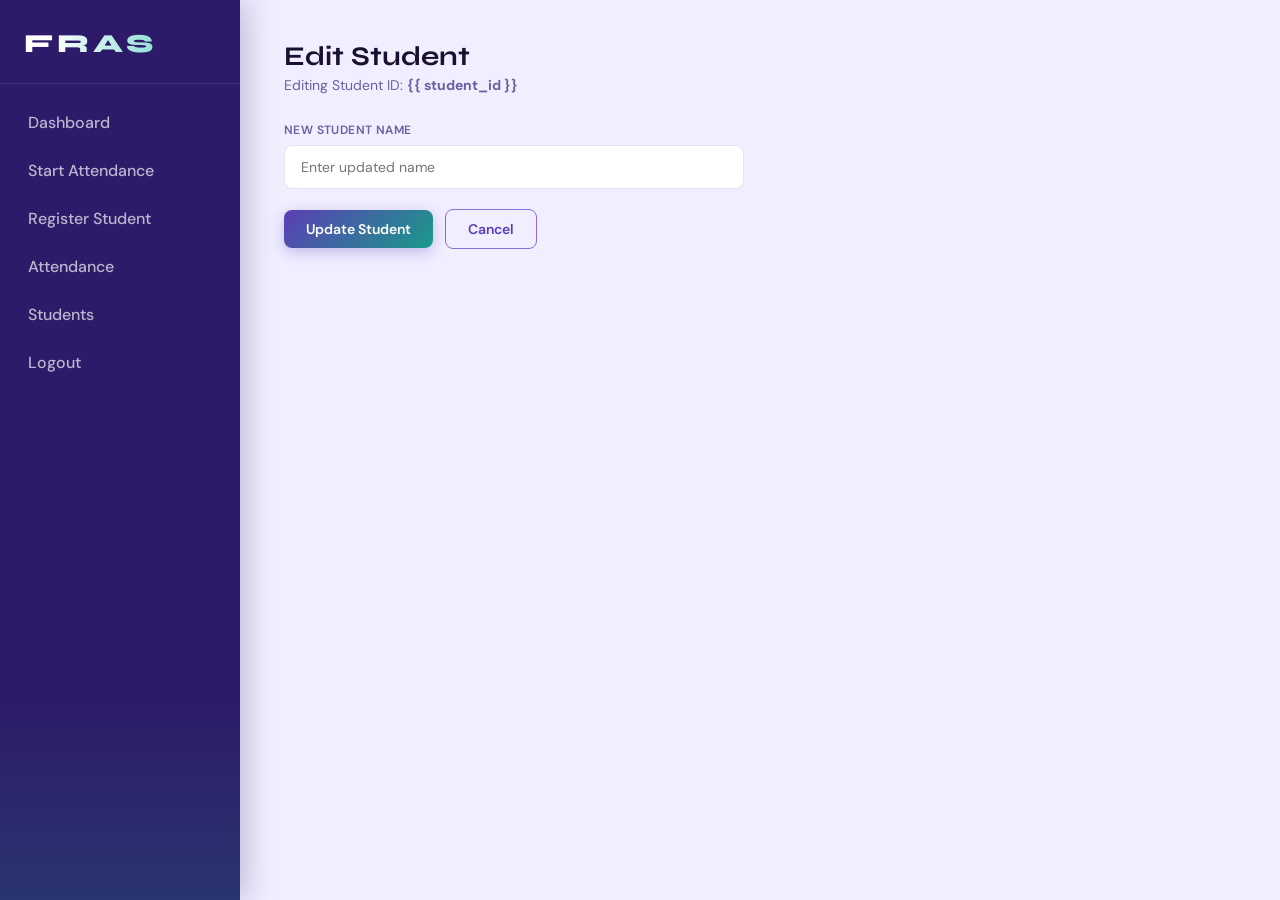
<file: Templates/edit_student.html>
<!DOCTYPE html>
<html lang="en">
<head>
  <meta charset="UTF-8">
  <meta name="viewport" content="width=device-width, initial-scale=1.0">
  <title>FRAS — Edit Student</title>
  <link rel="stylesheet" href="/static/style.css">
</head>
<body>

<div class="shell">

  <div class="sidebar">
    <div class="logo">FRAS</div>
    <ul>
      <li><a href="/">Dashboard</a></li>
      <li><a href="/recognition">Start Attendance</a></li>
      <li><a href="/register">Register Student</a></li>
      <li><a href="/attendance">Attendance</a></li>
      <li><a href="/students">Students</a></li>
      <li><a href="/logout">Logout</a></li>
    </ul>
  </div>

  <div class="main">

    <h2>Edit Student</h2>
    <p class="page-sub">Editing Student ID: <strong>{{ student_id }}</strong></p>

    <form method="POST">

      <div class="form-group">
        <label class="form-label">New Student Name</label>
        <input class="form-input" type="text" name="name" placeholder="Enter updated name" required>
      </div>

      <div style="display:flex; gap:12px; align-items:center;">
        <button type="submit" class="btn-primary">Update Student</button>
        <a href="/students" class="btn btn-outline">Cancel</a>
      </div>

    </form>

  </div>

</div>

</body>
</html>
</file>
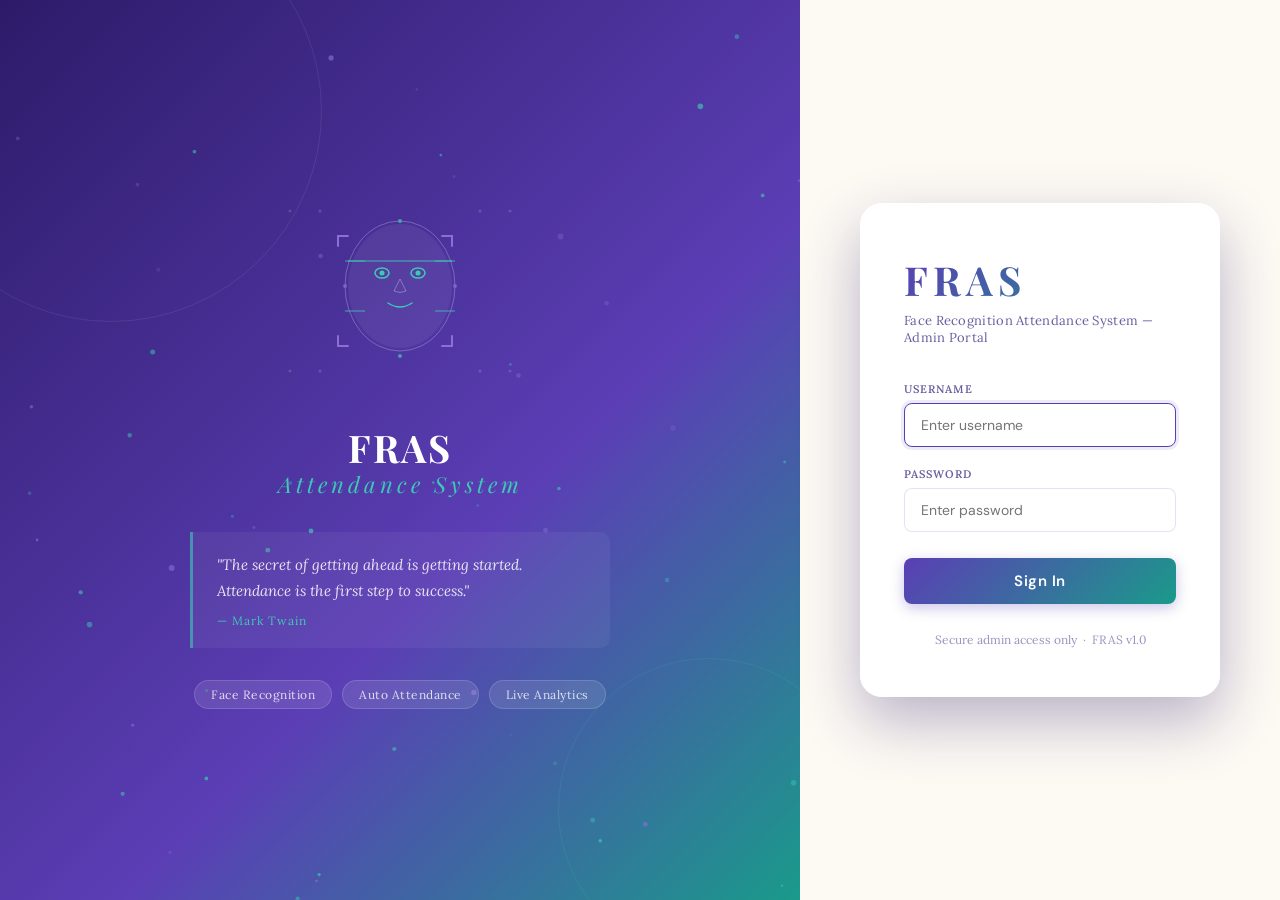
<file: Templates/login.html>
<!DOCTYPE html>
<html lang="en">
<head>
  <meta charset="UTF-8">
  <meta name="viewport" content="width=device-width, initial-scale=1.0">
  <title>FRAS — Admin Login</title>
  <link rel="stylesheet" href="/static/style.css">
  <style>
    @import url('https://fonts.googleapis.com/css2?family=Playfair+Display:ital,wght@0,700;1,600&family=Lora:wght@400;500;600&display=swap');

    * { margin: 0; padding: 0; box-sizing: border-box; }

    body {
      font-family: 'Lora', serif;
      min-height: 100vh;
      display: flex;
      background: #0f0a1e;
    }

    /* ── Left panel ── */
    .left-panel {
      flex: 1;
      position: relative;
      background: linear-gradient(135deg, #2D1B69 0%, #5B3EB5 60%, #1A9A8A 100%);
      display: flex;
      flex-direction: column;
      align-items: center;
      justify-content: center;
      padding: 60px 50px;
      overflow: hidden;
    }

    /* Particle canvas */
    #particle-canvas {
      position: absolute;
      top: 0; left: 0;
      width: 100%; height: 100%;
      pointer-events: none;
    }

    /* Decorative circles */
    .left-panel::before {
      content: '';
      position: absolute;
      width: 420px; height: 420px;
      border-radius: 50%;
      border: 1px solid rgba(255,255,255,0.08);
      top: -100px; left: -100px;
    }
    .left-panel::after {
      content: '';
      position: absolute;
      width: 300px; height: 300px;
      border-radius: 50%;
      border: 1px solid rgba(62,201,182,0.15);
      bottom: -60px; right: -60px;
    }

    .left-content {
      position: relative;
      z-index: 2;
      text-align: center;
      max-width: 420px;
    }

    /* SVG illustration */
    .illustration {
      width: 260px;
      height: 200px;
      margin: 0 auto 36px;
    }

    .left-title {
      font-family: 'Playfair Display', serif;
      font-size: 38px;
      font-weight: 700;
      color: #fff;
      letter-spacing: 2px;
      margin-bottom: 12px;
      line-height: 1.1;
    }

    .left-title span {
      display: block;
      font-style: italic;
      font-size: 22px;
      font-weight: 400;
      color: #3EC9B6;
      letter-spacing: 4px;
      margin-top: 4px;
    }

    .quote-block {
      margin-top: 36px;
      padding: 20px 24px;
      border-left: 3px solid rgba(62,201,182,0.6);
      text-align: left;
      background: rgba(255,255,255,0.05);
      border-radius: 0 10px 10px 0;
    }

    .quote-text {
      font-size: 15px;
      font-style: italic;
      color: rgba(255,255,255,0.85);
      line-height: 1.7;
    }

    .quote-author {
      font-size: 12px;
      color: #3EC9B6;
      margin-top: 10px;
      letter-spacing: 1px;
      font-style: normal;
    }

    .feature-pills {
      display: flex;
      gap: 10px;
      justify-content: center;
      flex-wrap: wrap;
      margin-top: 32px;
    }

    .pill {
      padding: 6px 16px;
      border-radius: 20px;
      background: rgba(255,255,255,0.10);
      border: 1px solid rgba(255,255,255,0.15);
      color: rgba(255,255,255,0.80);
      font-size: 12px;
      letter-spacing: 0.5px;
    }

    /* ── Right panel ── */
    .right-panel {
      width: 480px;
      flex-shrink: 0;
      background: #FDFAF4;
      display: flex;
      align-items: center;
      justify-content: center;
      padding: 60px 50px;
    }

    .login-box {
      width: 100%;
      max-width: 360px;
    }

    .login-logo {
      font-family: 'Playfair Display', serif;
      font-size: 40px;
      font-weight: 700;
      letter-spacing: 5px;
      background: linear-gradient(135deg, #5B3EB5, #1A9A8A);
      -webkit-background-clip: text;
      -webkit-text-fill-color: transparent;
      background-clip: text;
      margin-bottom: 6px;
    }

    .login-tagline {
      font-size: 13px;
      color: #6B5FA0;
      margin-bottom: 36px;
      letter-spacing: 0.3px;
    }

    .field-label {
      display: block;
      font-size: 11px;
      font-weight: 600;
      text-transform: uppercase;
      letter-spacing: 1px;
      color: #6B5FA0;
      margin-bottom: 7px;
    }

    .field-wrap {
      margin-bottom: 20px;
    }

    .field-input {
      width: 100%;
      padding: 13px 16px;
      border-radius: 10px;
      border: 1.5px solid rgba(91,62,181,0.18);
      background: #fff;
      color: #1A1030;
      font-family: 'Lora', serif;
      font-size: 14px;
      transition: border-color 0.2s, box-shadow 0.2s;
      outline: none;
    }

    .field-input:focus {
      border-color: #5B3EB5;
      box-shadow: 0 0 0 3px rgba(91,62,181,0.10);
    }

    .login-btn {
      width: 100%;
      padding: 14px;
      border-radius: 10px;
      background: linear-gradient(135deg, #5B3EB5, #1A9A8A);
      color: #fff;
      font-family: 'Lora', serif;
      font-size: 15px;
      font-weight: 600;
      border: none;
      cursor: pointer;
      margin-top: 8px;
      letter-spacing: 0.5px;
      box-shadow: 0 4px 18px rgba(91,62,181,0.30);
      transition: all 0.22s ease;
    }

    .login-btn:hover {
      transform: translateY(-2px);
      box-shadow: 0 8px 24px rgba(91,62,181,0.38);
      filter: brightness(1.07);
    }

    .login-footer {
      margin-top: 28px;
      font-size: 12px;
      color: #9B93C0;
      text-align: center;
    }

    @media (max-width: 860px) {
      .left-panel { display: none; }
      .right-panel { width: 100%; }
      body { background: #F0EEFF; }
    }
  </style>
</head>
<body>

  <!-- Left decorative panel -->
  <div class="left-panel">
    <canvas id="particle-canvas"></canvas>

    <div class="left-content">

      <!-- Illustration: face scan SVG -->
      <div class="illustration">
        <svg viewBox="0 0 260 200" xmlns="http://www.w3.org/2000/svg" width="260" height="200">
          <!-- Face outline -->
          <ellipse cx="130" cy="95" rx="55" ry="65" fill="none" stroke="rgba(255,255,255,0.25)" stroke-width="1"/>
          <!-- Face fill -->
          <ellipse cx="130" cy="95" rx="52" ry="62" fill="rgba(255,255,255,0.06)"/>
          <!-- Eyes -->
          <ellipse cx="112" cy="82" rx="7" ry="5" fill="none" stroke="#3EC9B6" stroke-width="1.5"/>
          <circle cx="112" cy="82" r="2.5" fill="#3EC9B6"/>
          <ellipse cx="148" cy="82" rx="7" ry="5" fill="none" stroke="#3EC9B6" stroke-width="1.5"/>
          <circle cx="148" cy="82" r="2.5" fill="#3EC9B6"/>
          <!-- Nose -->
          <path d="M130 88 Q126 96 124 100 Q130 103 136 100 Q134 96 130 88Z" fill="none" stroke="rgba(255,255,255,0.3)" stroke-width="1"/>
          <!-- Mouth -->
          <path d="M118 112 Q130 120 142 112" fill="none" stroke="#3EC9B6" stroke-width="1.5" stroke-linecap="round"/>
          <!-- Scan lines -->
          <line x1="75" y1="70" x2="95" y2="70" stroke="#3EC9B6" stroke-width="1" opacity="0.8"/>
          <line x1="165" y1="70" x2="185" y2="70" stroke="#3EC9B6" stroke-width="1" opacity="0.8"/>
          <line x1="75" y1="120" x2="95" y2="120" stroke="#3EC9B6" stroke-width="1" opacity="0.8"/>
          <line x1="165" y1="120" x2="185" y2="120" stroke="#3EC9B6" stroke-width="1" opacity="0.8"/>
          <!-- Corner brackets -->
          <path d="M68 55 L68 45 L78 45" fill="none" stroke="#8B6FD4" stroke-width="2" stroke-linecap="round"/>
          <path d="M182 55 L182 45 L172 45" fill="none" stroke="#8B6FD4" stroke-width="2" stroke-linecap="round"/>
          <path d="M68 145 L68 155 L78 155" fill="none" stroke="#8B6FD4" stroke-width="2" stroke-linecap="round"/>
          <path d="M182 145 L182 155 L172 155" fill="none" stroke="#8B6FD4" stroke-width="2" stroke-linecap="round"/>
          <!-- Scanning line animation -->
          <line id="scan-line" x1="78" y1="70" x2="182" y2="70" stroke="#3EC9B6" stroke-width="1.5" opacity="0.6"/>
          <!-- Dots around face -->
          <circle cx="75" cy="95" r="2" fill="#8B6FD4" opacity="0.7"/>
          <circle cx="185" cy="95" r="2" fill="#8B6FD4" opacity="0.7"/>
          <circle cx="130" cy="30" r="2" fill="#3EC9B6" opacity="0.7"/>
          <circle cx="130" cy="165" r="2" fill="#3EC9B6" opacity="0.7"/>
          <!-- Grid dots background -->
          <g opacity="0.15">
            <circle cx="20" cy="20" r="1.5" fill="white"/>
            <circle cx="50" cy="20" r="1.5" fill="white"/>
            <circle cx="210" cy="20" r="1.5" fill="white"/>
            <circle cx="240" cy="20" r="1.5" fill="white"/>
            <circle cx="20" cy="180" r="1.5" fill="white"/>
            <circle cx="50" cy="180" r="1.5" fill="white"/>
            <circle cx="210" cy="180" r="1.5" fill="white"/>
            <circle cx="240" cy="180" r="1.5" fill="white"/>
          </g>
        </svg>
      </div>

      <div class="left-title">
        FRAS
        <span>Attendance System</span>
      </div>

      <div class="quote-block">
        <p class="quote-text">"The secret of getting ahead is getting started. Attendance is the first step to success."</p>
        <p class="quote-author">— Mark Twain</p>
      </div>

      <div class="feature-pills">
        <span class="pill">Face Recognition</span>
        <span class="pill">Auto Attendance</span>
        <span class="pill">Live Analytics</span>
      </div>

    </div>
  </div>

  <!-- Right login panel -->
  <div class="right-panel">
    <div class="login-box">

      <div class="login-logo">FRAS</div>
      <p class="login-tagline">Face Recognition Attendance System — Admin Portal</p>

      <form method="POST">

        <div class="field-wrap">
          <label class="field-label">Username</label>
          <input class="field-input" type="text" name="username" placeholder="Enter username" required autofocus>
        </div>

        <div class="field-wrap">
          <label class="field-label">Password</label>
          <input class="field-input" type="password" name="password" placeholder="Enter password" required>
        </div>

        <button type="submit" class="login-btn">Sign In</button>

      </form>

      <p class="login-footer">Secure admin access only &nbsp;·&nbsp; FRAS v1.0</p>

    </div>
  </div>

  <script>
    // Particle animation on left panel
    const canvas  = document.getElementById('particle-canvas');
    const ctx     = canvas.getContext('2d');
    let particles = [];

    function resize() {
      canvas.width  = canvas.offsetWidth;
      canvas.height = canvas.offsetHeight;
    }
    resize();
    window.addEventListener('resize', resize);

    function randomBetween(a, b) { return a + Math.random() * (b - a); }

    for (let i = 0; i < 55; i++) {
      particles.push({
        x:     randomBetween(0, canvas.width),
        y:     randomBetween(0, canvas.height),
        r:     randomBetween(1, 3),
        dx:    randomBetween(-0.3, 0.3),
        dy:    randomBetween(-0.4, 0.4),
        alpha: randomBetween(0.2, 0.7),
        color: Math.random() > 0.5 ? '62,201,182' : '139,111,212'
      });
    }

    // Scanning line
    let scanY    = 45;
    let scanDir  = 1;

    function animate() {
      ctx.clearRect(0, 0, canvas.width, canvas.height);

      // Draw particles and connecting lines
      for (let i = 0; i < particles.length; i++) {
        const p = particles[i];
        p.x += p.dx;
        p.y += p.dy;
        if (p.x < 0 || p.x > canvas.width)  p.dx *= -1;
        if (p.y < 0 || p.y > canvas.height) p.dy *= -1;

        ctx.beginPath();
        ctx.arc(p.x, p.y, p.r, 0, Math.PI * 2);
        ctx.fillStyle = `rgba(${p.color},${p.alpha})`;
        ctx.fill();

        // Connect nearby particles
        for (let j = i + 1; j < particles.length; j++) {
          const q    = particles[j];
          const dist = Math.hypot(p.x - q.x, p.y - q.y);
          if (dist < 90) {
            ctx.beginPath();
            ctx.moveTo(p.x, p.y);
            ctx.lineTo(q.x, q.y);
            ctx.strokeStyle = `rgba(139,111,212,${0.12 * (1 - dist / 90)})`;
            ctx.lineWidth   = 0.5;
            ctx.stroke();
          }
        }
      }

      requestAnimationFrame(animate);
    }

    animate();
  </script>

</body>
</html>
</file>
<file: static/style.css>
/* ================================
   FRAS — Royal Purple + Teal Theme
================================ */

@import url('https://fonts.googleapis.com/css2?family=DM+Sans:wght@300;400;500;600&family=Syne:wght@600;700;800&display=swap');

:root {
  --purple-deep:   #2D1B69;
  --purple-mid:    #5B3EB5;
  --purple-light:  #8B6FD4;
  --purple-pale:   #EDE8FA;
  --teal-deep:     #0F6B5C;
  --teal-mid:      #1A9A8A;
  --teal-light:    #3EC9B6;
  --teal-pale:     #E0FAF7;
  --bg:            #F0EEFF;
  --surface:       #FFFFFF;
  --surface2:      #F7F5FF;
  --border:        rgba(91,62,181,0.15);
  --text-primary:  #1A1030;
  --text-muted:    #6B5FA0;
  --gradient-hero: linear-gradient(135deg, #2D1B69 0%, #5B3EB5 55%, #1A9A8A 100%);
  --gradient-btn:  linear-gradient(135deg, #5B3EB5, #1A9A8A);
  --shadow-card:   0 4px 24px rgba(45,27,105,0.10);
  --shadow-hover:  0 10px 36px rgba(45,27,105,0.18);
  --radius-sm:     8px;
  --radius-md:     12px;
  --radius-lg:     18px;
}

* { margin: 0; padding: 0; box-sizing: border-box; }

body {
  font-family: 'DM Sans', sans-serif;
  background: var(--bg);
  color: var(--text-primary);
  min-height: 100vh;
}

/* ================================
   LAYOUT
================================ */

.shell {
  display: flex;
  min-height: 100vh;
}

/* ================================
   SIDEBAR
================================ */

.sidebar {
  width: 240px;
  background: var(--purple-deep);
  position: fixed;
  top: 0; left: 0; bottom: 0;
  display: flex;
  flex-direction: column;
  z-index: 100;
  box-shadow: 4px 0 30px rgba(45,27,105,0.28);
}

.sidebar::after {
  content: '';
  position: absolute;
  bottom: 0; left: 0; right: 0;
  height: 200px;
  background: linear-gradient(to top, rgba(26,154,138,0.20), transparent);
  pointer-events: none;
}

.logo {
  font-family: 'Syne', sans-serif;
  font-size: 26px;
  font-weight: 800;
  letter-spacing: 4px;
  padding: 28px 24px 24px;
  border-bottom: 1px solid rgba(255,255,255,0.08);
  background: linear-gradient(90deg, #fff 20%, #3EC9B6 100%);
  -webkit-background-clip: text;
  -webkit-text-fill-color: transparent;
  background-clip: text;
}

.sidebar ul {
  list-style: none;
  padding: 16px 12px;
  flex: 1;
}

.sidebar ul li { margin-bottom: 3px; }

.sidebar ul li a {
  display: flex;
  align-items: center;
  text-decoration: none;
  color: rgba(255,255,255,0.68);
  font-size: 16px;
  font-weight: 500;
  padding: 12px 16px;
  border-radius: var(--radius-sm);
  transition: all 0.22s ease;
}

.sidebar ul li a:hover {
  color: #fff;
  background: rgba(255,255,255,0.10);
  transform: translateX(4px);
}

/* ================================
   MAIN
================================ */

.main {
  margin-left: 240px;
  padding: 40px 44px;
  width: 100%;
}

h1, h2 {
  font-family: 'Syne', sans-serif;
  font-size: 27px;
  font-weight: 700;
  color: var(--text-primary);
  margin-bottom: 4px;
}

h3 {
  font-size: 14px;
  font-weight: 600;
  color: var(--text-muted);
  margin-bottom: 8px;
}

.page-sub {
  font-size: 14px;
  color: var(--text-muted);
  margin-bottom: 2px;
}

/* ================================
   STAT CARDS
================================ */

.cards {
  display: grid;
  grid-template-columns: repeat(auto-fit, minmax(190px, 1fr));
  gap: 18px;
  margin-top: 28px;
}

.stat-card {
  background: var(--surface);
  border-radius: var(--radius-lg);
  padding: 26px 22px;
  border: 1px solid var(--border);
  box-shadow: var(--shadow-card);
  position: relative;
  overflow: hidden;
  transition: transform 0.25s ease, box-shadow 0.25s ease;
}

.stat-card::before {
  content: '';
  position: absolute;
  top: 0; left: 0; right: 0;
  height: 4px;
  background: var(--gradient-btn);
}

.stat-card:hover {
  transform: translateY(-5px);
  box-shadow: var(--shadow-hover);
}

.stat-card h3 {
  font-size: 11px;
  font-weight: 600;
  text-transform: uppercase;
  letter-spacing: 0.9px;
  color: var(--text-muted);
  margin-bottom: 12px;
}

.stat-card p {
  font-family: 'Syne', sans-serif;
  font-size: 34px;
  font-weight: 700;
  color: var(--purple-deep);
}

/* ================================
   TABLE
================================ */

table {
  width: 100%;
  border-collapse: collapse;
  margin-top: 28px;
  background: var(--surface);
  border-radius: var(--radius-lg);
  overflow: hidden;
  box-shadow: var(--shadow-card);
  border: 1px solid var(--border);
}

th {
  text-align: left;
  padding: 14px 18px;
  font-size: 11px;
  font-weight: 600;
  letter-spacing: 0.9px;
  text-transform: uppercase;
  color: #fff;
  background: var(--gradient-hero);
}

td {
  padding: 14px 18px;
  font-size: 14px;
  color: var(--text-primary);
  border-top: 1px solid var(--border);
}

tr:hover td { background: var(--purple-pale); }

/* ================================
   BUTTONS
================================ */

.btn,
button[type="submit"],
button[type="button"] {
  display: inline-flex;
  align-items: center;
  gap: 6px;
  padding: 10px 22px;
  border-radius: var(--radius-sm);
  font-family: 'DM Sans', sans-serif;
  font-size: 14px;
  font-weight: 600;
  text-decoration: none;
  cursor: pointer;
  border: none;
  transition: all 0.22s ease;
  white-space: nowrap;
}

.btn-primary,
button[type="submit"] {
  background: var(--gradient-btn);
  color: #fff;
  box-shadow: 0 4px 14px rgba(91,62,181,0.30);
}

.btn-primary:hover,
button[type="submit"]:hover {
  transform: translateY(-2px);
  box-shadow: 0 8px 22px rgba(91,62,181,0.38);
  filter: brightness(1.08);
}

button[type="button"] {
  background: var(--surface);
  color: var(--purple-mid);
  border: 1.5px solid var(--purple-light);
}

button[type="button"]:hover {
  background: var(--purple-pale);
  border-color: var(--purple-mid);
}

.btn-outline {
  background: transparent;
  color: var(--purple-mid);
  border: 1.5px solid var(--purple-light);
}

.btn-outline:hover {
  background: var(--purple-pale);
  border-color: var(--purple-mid);
}

.btn-danger {
  background: linear-gradient(135deg, #c62828, #e53935);
  color: #fff;
  box-shadow: 0 4px 12px rgba(198,40,40,0.22);
}

.btn-danger:hover {
  filter: brightness(1.1);
  transform: translateY(-2px);
}

/* ================================
   FORMS
================================ */

form { margin-top: 28px; max-width: 460px; }

.form-group { margin-bottom: 20px; }

.form-label {
  display: block;
  font-size: 12px;
  font-weight: 600;
  color: var(--text-muted);
  margin-bottom: 7px;
  letter-spacing: 0.4px;
  text-transform: uppercase;
}

.form-input,
input[type="text"],
input[type="number"],
input[type="password"],
input[type="date"] {
  width: 100%;
  padding: 12px 16px;
  border-radius: var(--radius-sm);
  border: 1.5px solid var(--border);
  background: var(--surface);
  color: var(--text-primary);
  font-family: 'DM Sans', sans-serif;
  font-size: 14px;
  transition: border-color 0.2s, box-shadow 0.2s;
}

.form-input:focus,
input:focus {
  outline: none;
  border-color: var(--purple-mid);
  box-shadow: 0 0 0 3px rgba(91,62,181,0.12);
}

/* ================================
   LOGIN PAGE
================================ */

body.login-page {
  background: var(--gradient-hero);
  display: flex;
  align-items: center;
  justify-content: center;
  min-height: 100vh;
}

.login-box {
  background: rgba(255,255,255,0.97);
  border-radius: 22px;
  padding: 50px 44px;
  width: 100%;
  max-width: 420px;
  box-shadow: 0 24px 60px rgba(45,27,105,0.32);
  position: relative;
}

.login-logo {
  font-family: 'Syne', sans-serif;
  font-size: 38px;
  font-weight: 800;
  letter-spacing: 5px;
  background: var(--gradient-btn);
  -webkit-background-clip: text;
  -webkit-text-fill-color: transparent;
  background-clip: text;
  margin-bottom: 4px;
}

.login-sub {
  font-size: 13px;
  color: var(--text-muted);
  margin-bottom: 34px;
}

.login-box input {
  display: block;
  width: 100%;
  margin-bottom: 14px;
}

.login-box button[type="submit"] {
  width: 100%;
  padding: 13px;
  font-size: 15px;
  margin-top: 6px;
  justify-content: center;
}

/* ================================
   CAMERA BOX
================================ */

.camera-box {
  display: inline-block;
  background: var(--surface);
  border-radius: var(--radius-lg);
  padding: 20px;
  border: 1px solid var(--border);
  box-shadow: var(--shadow-card);
  margin-top: 20px;
}

.camera-box h3 {
  font-size: 13px;
  color: var(--text-muted);
  margin-bottom: 12px;
  text-transform: uppercase;
  letter-spacing: 0.6px;
}

.camera-box img {
  width: 520px;
  border-radius: var(--radius-md);
  background: var(--purple-pale);
  min-height: 180px;
  display: block;
}

/* ================================
   FILTER BAR
================================ */

.filter-bar {
  display: flex;
  gap: 10px;
  flex-wrap: wrap;
  align-items: center;
  margin-top: 20px;
}

.filter-bar input {
  width: auto;
  flex: 1;
  min-width: 160px;
}

/* ================================
   ALERTS
================================ */

.success-box {
  background: linear-gradient(135deg, var(--teal-deep), var(--teal-mid));
  color: #fff;
  padding: 14px 20px;
  border-radius: var(--radius-sm);
  font-weight: 600;
  font-size: 14px;
  margin-bottom: 20px;
  box-shadow: 0 4px 14px rgba(26,154,138,0.25);
}

/* ================================
   RESPONSIVE
================================ */

@media (max-width: 900px) {
  .sidebar { display: none; }
  .main { margin-left: 0; padding: 24px 20px; }
  .camera-box img { width: 100%; }
  .cards { grid-template-columns: 1fr 1fr; }
}
</file>
